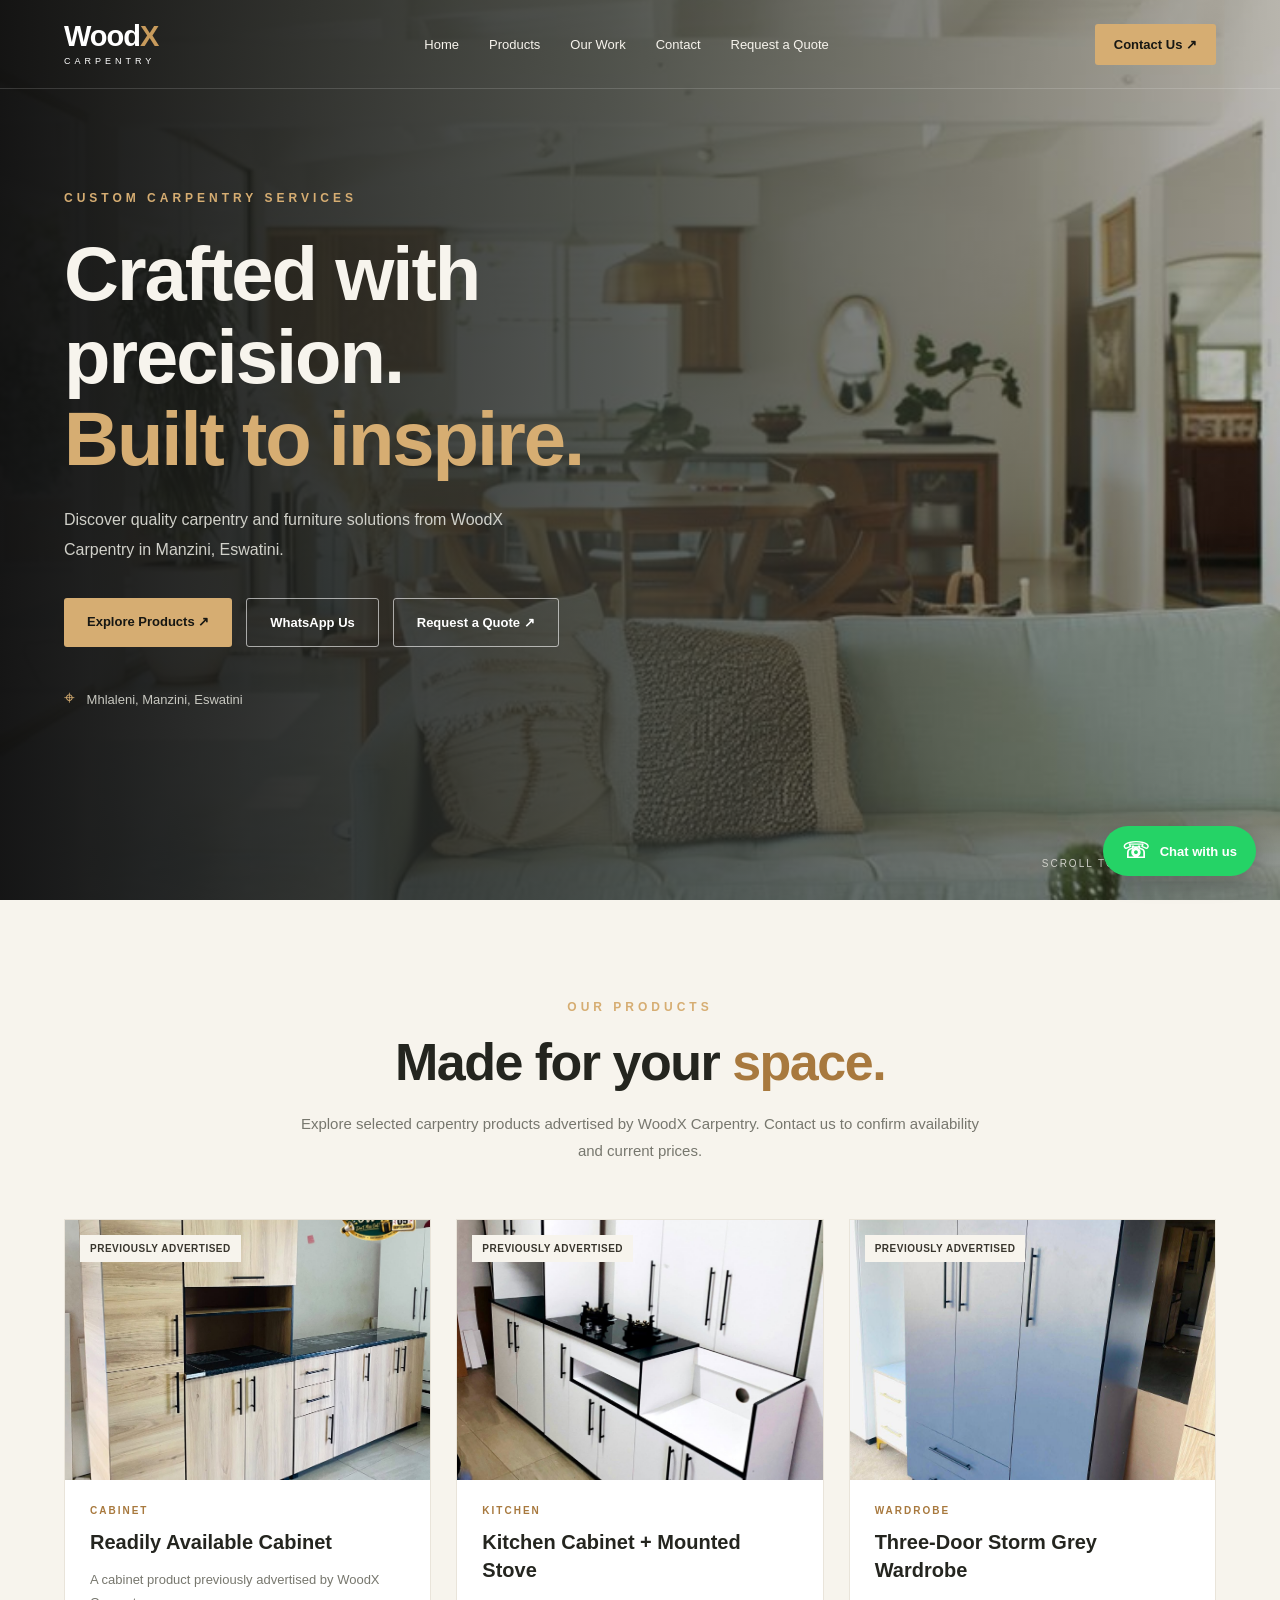
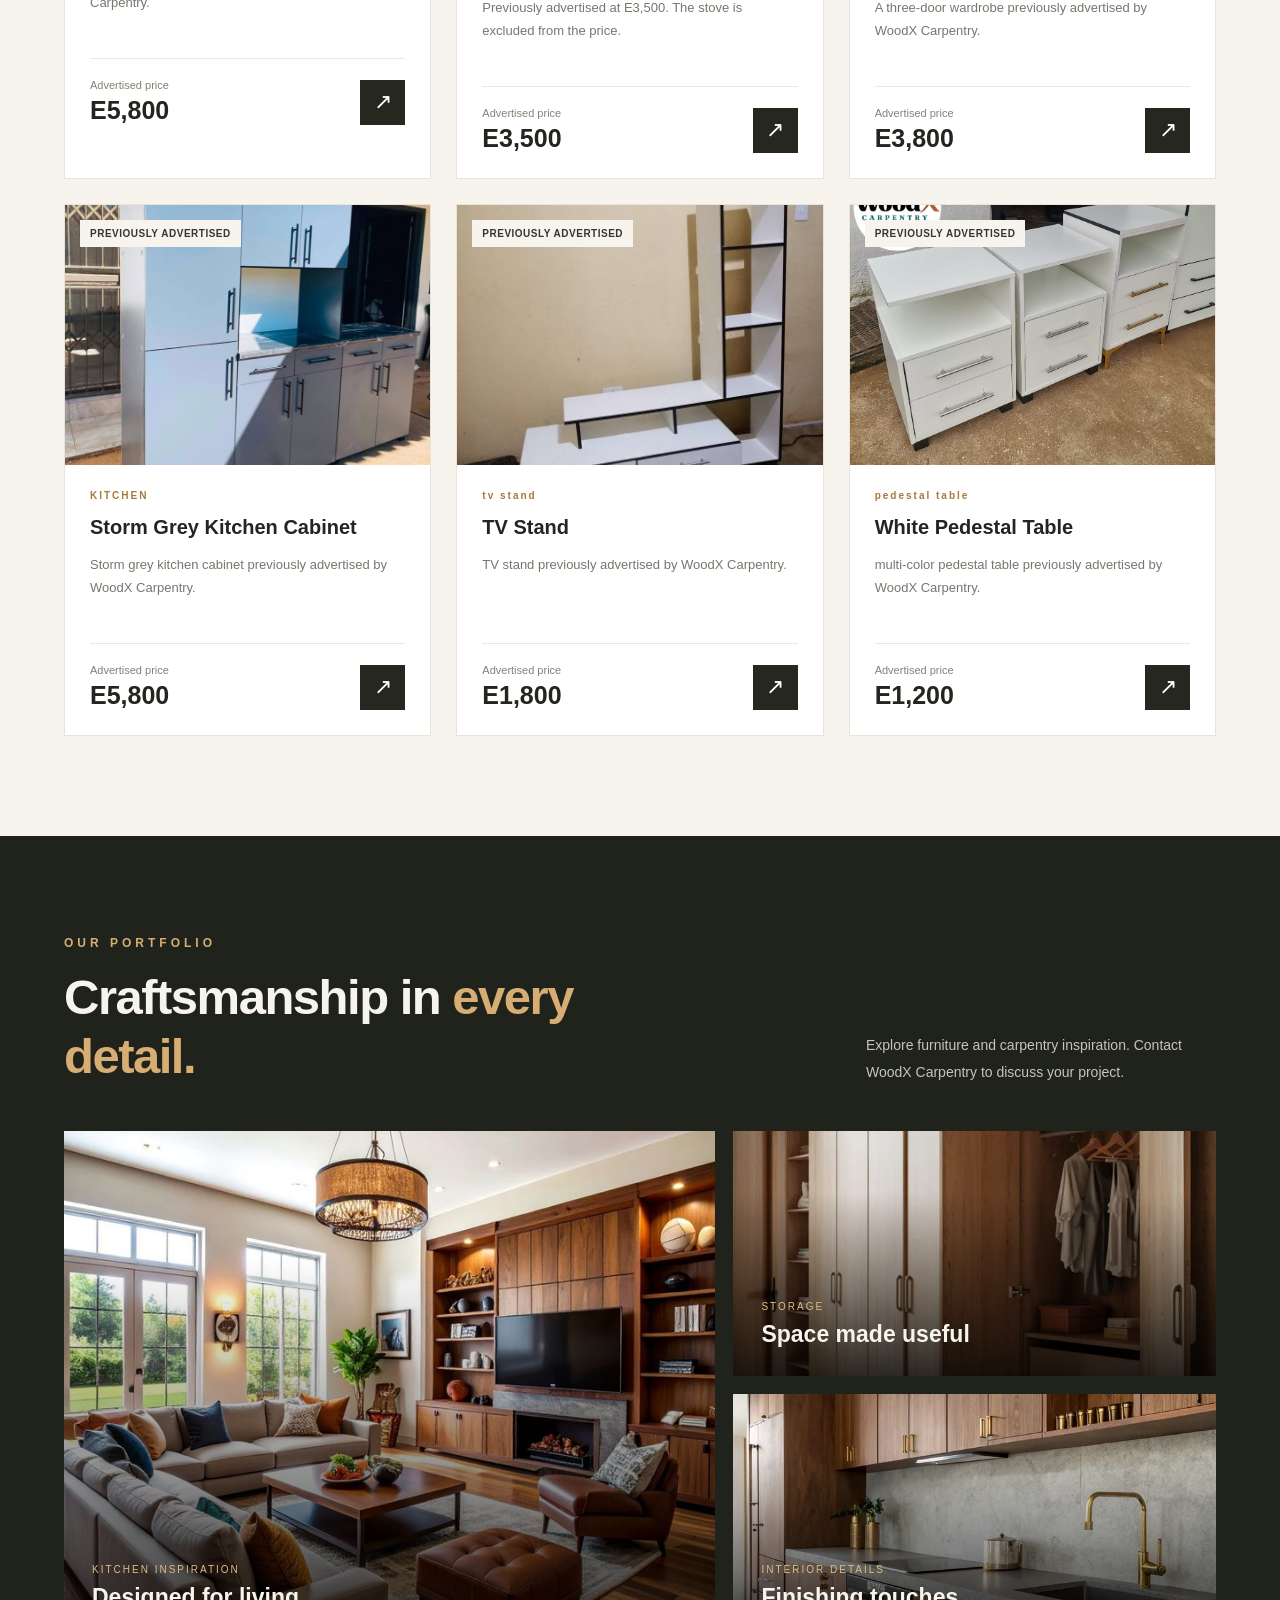
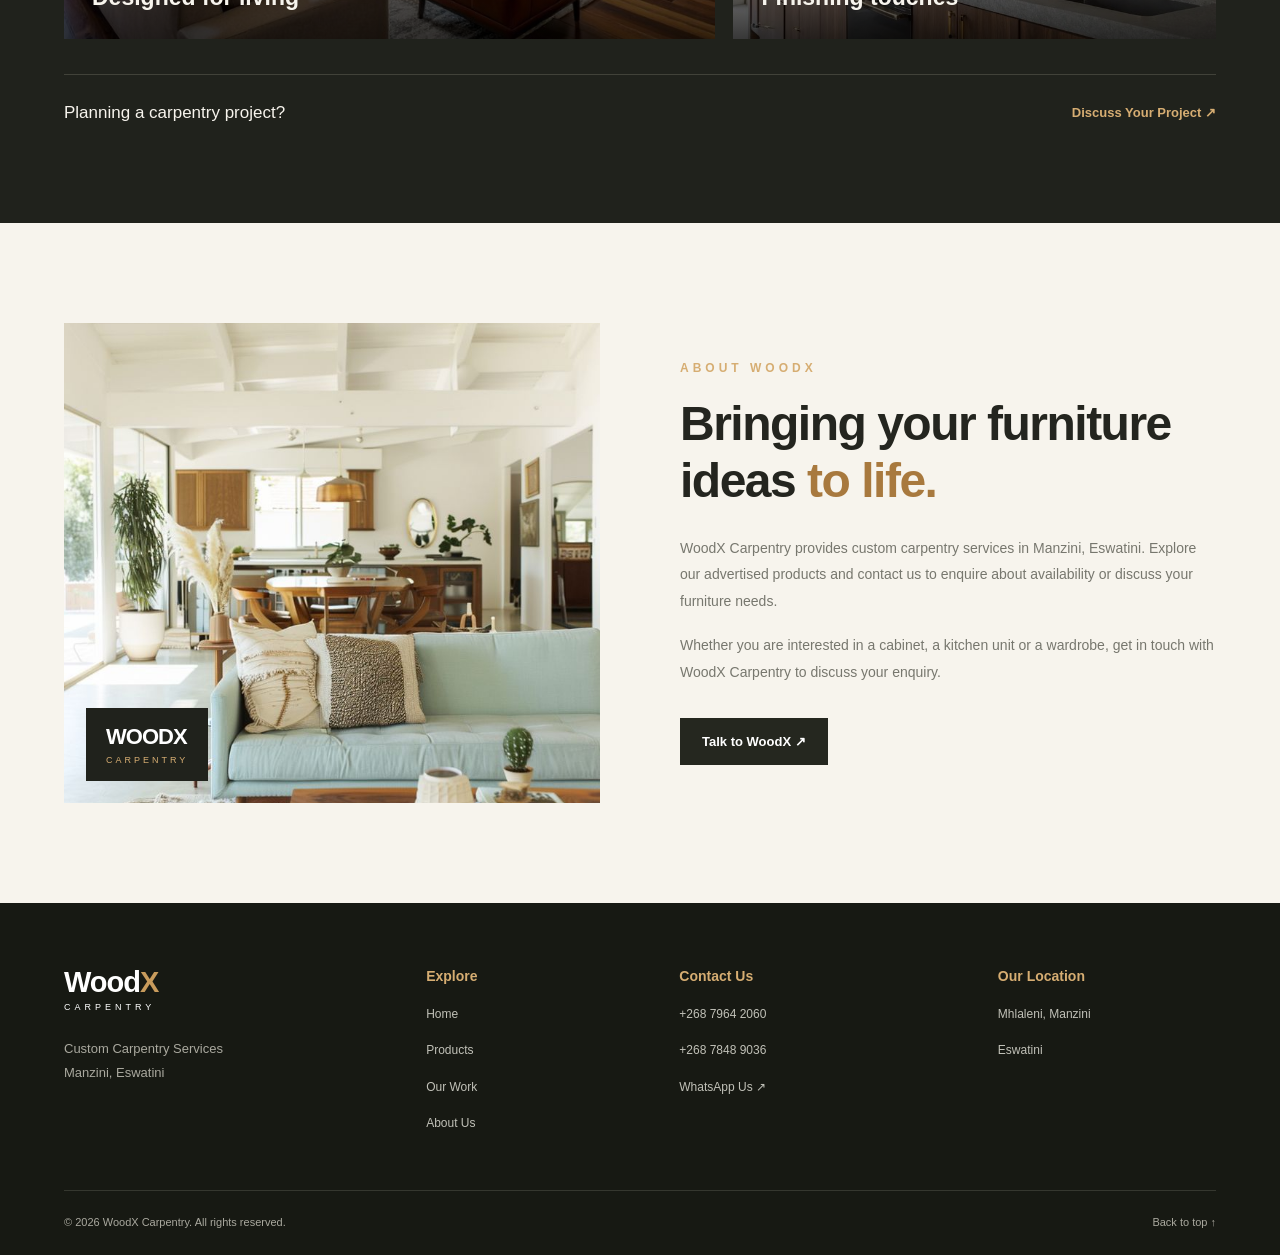
<file: index.html>
<head>
    <meta charset="UTF-8">
    <meta name="viewport" content="width=device-width, initial-scale=1.0">

    <title>WoodX Carpentry | Custom Carpentry Services</title>

    <meta name="description"
          content="Custom carpentry services in Manzini, Eswatini.">

    <!-- Link CSS -->
    <link rel="stylesheet" href="style.css">

    <!-- Link JavaScript -->
    <script src="script.js" defer></script>
</head>
<body>

    <!-- Navigation bar -->
    <header class="site-header">
        <nav class="navbar">
            <a href="#" class="logo">
                Wood<span>X</span>
                <small>CARPENTRY</small>
            </a>

            <button class="menu-toggle" id="menuToggle"
                    aria-label="Open navigation menu"
                    aria-expanded="false">
                ☰
            </button>

            <ul class="nav-links" id="navLinks">
                <li><a href="#home">Home</a></li>
                <li><a href="#products">Products</a></li>
                <li><a href="#projects">Our Work</a></li>
                <li><a href="#contact">Contact</a></li>
                <li><a href="quote.html">Request a Quote</a></li>

            </ul>

            <a class="nav-contact"
               href="https://wa.me/26878489036"
               target="_blank" rel="noopener">
                Contact Us ↗
            </a>
        </nav>
    </header>

    <!-- Hero section -->
    <main>
        <section class="hero" id="home">
            <div class="hero-content">
                <p class="eyebrow">
                    CUSTOM CARPENTRY SERVICES
                </p>

                <h1>
                    Crafted with precision.<br>
                    <span>Built to inspire.</span>
                </h1>

                <p class="hero-description">
                    Discover quality carpentry and furniture
                    solutions from WoodX Carpentry in Manzini,
                    Eswatini.
                </p>

                <div class="hero-buttons">
                    <a href="#products" class="btn btn-primary">
                        Explore Products ↗
                    </a>

                    <a href="https://wa.me/26878489036"
                       class="btn btn-outline"
                       target="_blank" rel="noopener">
                        WhatsApp Us
                    </a>                   
                    <a href="quote.html" class="btn btn-outline">Request a Quote ↗</a>

                </div>

                <p class="hero-location">
                    <span>⌖</span> Mhlaleni, Manzini, Eswatini
                </p>
            </div>

            <div class="hero-scroll">
                SCROLL TO DISCOVER
                <span>↓</span>
            </div>
        </section>
        
<!-- Products Section -->
<section class="products-section" id="products">

    <div class="section-heading">
        <p class="eyebrow">OUR PRODUCTS</p>
        <h2>Made for your <span>space.</span></h2>
        <p>
            Explore selected carpentry products advertised by
            WoodX Carpentry. Contact us to confirm availability
            and current prices.
        </p>
    </div>

    <div class="products-grid">

        <!-- Product 1 -->
        <article class="product-card">
            <div class="product-image">
                <img
                    src="image/brownkitchen.jpg"
                    alt="Brown kitchen cabinet inspiration"
                    loading="lazy">
                <span class="product-tag">Previously Advertised</span>
            </div>

            <div class="product-info">
                <p class="product-category">CABINET</p>
                <h3>Readily Available Cabinet</h3>
                <p class="product-description">
                    A cabinet product previously advertised
                    by WoodX Carpentry.
                </p>

                <div class="product-bottom">
                    <div>
                        <span class="price-label">Advertised price</span>
                        <p class="product-price">E5,800</p>
                    </div>

                    <a class="product-order"
                       href="https://wa.me/26878489036?text=Hello%20WoodX%20Carpentry%2C%20I%20am%20enquiring%20about%20the%20cabinet%20advertised%20at%20E2000."
                       target="_blank" rel="noopener"
                       aria-label="Enquire about the cabinet on WhatsApp">
                        ↗
                    </a>
                </div>
            </div>
        </article>

        <!-- Product 2 -->
        <article class="product-card">
            <div class="product-image">
                <img
                    src="image/mouutedstove.jpg"
                    alt="Kitchen interior inspiration"
                    loading="lazy">
                <span class="product-tag">Previously Advertised</span>
            </div>

            <div class="product-info">
                <p class="product-category">KITCHEN</p>
                <h3>Kitchen Cabinet + Mounted Stove</h3>
                <p class="product-description">
                    Previously advertised at E3,500.
                    The stove is excluded from the price.
                </p>

                <div class="product-bottom">
                    <div>
                        <span class="price-label">Advertised price</span>
                        <p class="product-price">E3,500</p>
                    </div>

                    <a class="product-order"
                       href="https://wa.me/26878489036?text=Hello%20WoodX%20Carpentry%2C%20I%20am%20enquiring%20about%20the%20kitchen%20cabinet%20advertised%20at%20E3500%2C%20excluding%20the%20stove."
                       target="_blank" rel="noopener"
                       aria-label="Enquire about the kitchen cabinet on WhatsApp">
                        ↗
                    </a>
                </div>
            </div>
        </article>

        <!-- Product 3 -->
        <article class="product-card">
            <div class="product-image">
                <img
                    src="image/threedoorwall.jpg"
                    alt="Wardrobe furniture inspiration"
                    loading="lazy">
                <span class="product-tag">Previously Advertised</span>
            </div>

            <div class="product-info">
                <p class="product-category">WARDROBE</p>
                <h3>Three-Door Storm Grey Wardrobe</h3>
                <p class="product-description">
                    A three-door wardrobe previously
                    advertised by WoodX Carpentry.
                </p>

                <div class="product-bottom">
                    <div>
                        <span class="price-label">Advertised price</span>
                        <p class="product-price">E3,800</p>
                    </div>

                    <a class="product-order"
                       href="https://wa.me/26878489036?text=Hello%20WoodX%20Carpentry%2C%20I%20am%20enquiring%20about%20the%20three-door%20storm%20grey%20wardrobe%20previously%20advertised%20at%20E3800."
                       target="_blank" rel="noopener"
                       aria-label="Enquire about the wardrobe on WhatsApp">
                        ↗
                    </a>
                </div>
            </div>
        </article>
 <!-- Product 4 -->
        <article class="product-card">
            <div class="product-image">
                <img
                    src="image/silver kitchen.jpg"
                    alt="Silver kitchen cabinet inspiration"
                    loading="lazy">
                <span class="product-tag">Previously Advertised</span>
            </div>

            <div class="product-info">
                <p class="product-category">KITCHEN</p>
                <h3> Storm Grey Kitchen Cabinet</h3>
                <p class="product-description">
                    Storm grey kitchen cabinet previously
                    advertised by WoodX Carpentry.
                </p>

                <div class="product-bottom">
                    <div>
                        <span class="price-label">Advertised price</span>
                        <p class="product-price">E5,800</p>
                    </div>

                    <a class="product-order"
                       href="https://wa.me/26878489036?text=Hello%20WoodX%20Carpentry%2C%20I%20am%20enquiring%20about%20the%20three-door%20storm%20grey%20wardrobe%20previously%20advertised%20at%20E3800."
                       target="_blank" rel="noopener"
                       aria-label="Enquire about the wardrobe on WhatsApp">
                        ↗
                    </a>
                </div>
            </div>
        </article>
         <!-- Product 5 -->
        <article class="product-card">
            <div class="product-image">
                <img
                    src="image/tvstand.jpg"
                    alt="TV stand inspiration"
                    loading="lazy">
                <span class="product-tag">Previously Advertised</span>
            </div>

            <div class="product-info">
                <p class="product-category">tv stand</p>
                <h3>TV Stand</h3>
                <p class="product-description">
                     TV stand previously
                    advertised by WoodX Carpentry.
                </p>

                <div class="product-bottom">
                    <div>
                        <span class="price-label">Advertised price</span>
                        <p class="product-price">E1,800</p>
                    </div>

                    <a class="product-order"
                       href="https://wa.me/26878489036?text=Hello%20WoodX%20Carpentry%2C%20I%20am%20enquiring%20about%20the%20three-door%20storm%20grey%20wardrobe%20previously%20advertised%20at%20E3800."
                       target="_blank" rel="noopener"
                       aria-label="Enquire about the wardrobe on WhatsApp">
                        ↗
                    </a>
                </div>
            </div>
        </article>
         <!-- Product 6 -->
        <article class="product-card">
            <div class="product-image">
                <img
                    src="image/pedestal.jpg"
                    alt="Pedestal table inspiration"
                    loading="lazy">
                <span class="product-tag">Previously Advertised</span>
            </div>

            <div class="product-info">
                <p class="product-category">pedestal table</p>
                <h3>White Pedestal Table</h3>
                <p class="product-description">
                    multi-color pedestal table previously
                    advertised by WoodX Carpentry.
                </p>

                <div class="product-bottom">
                    <div>
                        <span class="price-label">Advertised price</span>
                        <p class="product-price">E1,200</p>
                    </div>

                    <a class="product-order"
                       href="https://wa.me/26878489036?text=Hello%20WoodX%20Carpentry%2C%20I%20am%20enquiring%20about%20the%20three-door%20storm%20grey%20wardrobe%20previously%20advertised%20at%20E3800."
                       target="_blank" rel="noopener"
                       aria-label="Enquire about the wardrobe on WhatsApp">
                        ↗
                    </a>
                </div>
            </div>
        </article>
    </div>

   

</section>

<!-- Our Work Section -->
<section class="work-section" id="projects">

    <div class="work-heading">
        <div>
            <p class="eyebrow">OUR PORTFOLIO</p>
            <h2>Craftsmanship in <span>every detail.</span></h2>
        </div>

        <p class="work-intro">
            Explore furniture and carpentry inspiration.
            Contact WoodX Carpentry to discuss your project.
        </p>
    </div>

    <div class="work-grid">

        <article class="work-card work-large">
            <img
                src="image/livingroommwall.jpg"
                alt="Modern interior and cabinetry inspiration"
                loading="lazy">

            <div class="work-overlay">
                <p>KITCHEN INSPIRATION</p>
                <h3>Designed for living</h3>
            </div>
        </article>

        <article class="work-card">
            <img
                src="image/wardrope.jpg"
                alt="Storage and wardrobe furniture inspiration"
                loading="lazy">

            <div class="work-overlay">
                <p>STORAGE</p>
                <h3>Space made useful</h3>
            </div>
        </article>

        <article class="work-card">
            <img
                src="image/kitchenwallpaper.jpg"
                alt="Modern interior furniture inspiration"
                loading="lazy">

            <div class="work-overlay">
                <p>INTERIOR DETAILS</p>
                <h3>Finishing touches</h3>
            </div>
        </article>

    </div>

    <div class="work-cta">
        <p>Planning a carpentry project?</p>

        <a
            href="https://wa.me/26878489036?text=Hello%20WoodX%20Carpentry%2C%20I%20would%20like%20to%20discuss%20a%20carpentry%20project."
            target="_blank"
            rel="noopener">
            Discuss Your Project ↗
        </a>
    </div>

</section>

<!-- About Section -->
<section class="about-section" id="about">
    <div class="about-container">

        <div class="about-image">
            <img
                src="image/whiteinterior.jpg"
                alt="Woodworking and interior design inspiration"
                loading="lazy">
            <div class="about-image-label">
                <span>WOODX</span>
                <small>CARPENTRY</small>
            </div>
        </div>

        <div class="about-content">
            <p class="eyebrow">ABOUT WOODX</p>

            <h2>
                Bringing your furniture ideas
                <span>to life.</span>
            </h2>

            <p>
                WoodX Carpentry provides custom carpentry services
                in Manzini, Eswatini. Explore our advertised products
                and contact us to enquire about availability or
                discuss your furniture needs.
            </p>

            <p>
                Whether you are interested in a cabinet, a kitchen
                unit or a wardrobe, get in touch with WoodX Carpentry
                to discuss your enquiry.
            </p>

            <a
                href="https://wa.me/26878489036?text=Hello%20WoodX%20Carpentry%2C%20I%20would%20like%20to%20make%20an%20enquiry."
                class="about-button"
                target="_blank"
                rel="noopener">
                Talk to WoodX ↗
            </a>
        </div>

    </div>
</section>

</main>

<!-- Contact Section and Footer -->
<footer class="site-footer" id="contact">

    <div class="footer-main">

        <div class="footer-brand">
            <a href="#home" class="logo">
                Wood<span>X</span>
                <small>CARPENTRY</small>
            </a>

            <p>
                Custom Carpentry Services<br>
                Manzini, Eswatini
            </p>
        </div>

        <div class="footer-column">
            <h3>Explore</h3>
            <a href="#home">Home</a>
            <a href="#products">Products</a>
            <a href="#projects">Our Work</a>
            <a href="#about">About Us</a>
        </div>

        <div class="footer-column">
            <h3>Contact Us</h3>

            <a href="tel:+26879642060">
                +268 7964 2060
            </a>

            <a href="tel:+26878489036">
                +268 7848 9036
            </a>

            <a
                href="https://wa.me/26878489036"
                target="_blank"
                rel="noopener">
                WhatsApp Us ↗
            </a>
        </div>

        <div class="footer-column">
            <h3>Our Location</h3>
            <p>Mhlaleni, Manzini</p>
            <p>Eswatini</p>
        </div>

    </div>

    <div class="footer-bottom">
        <p>
            © <span id="currentYear"></span> WoodX Carpentry.
            All rights reserved.
        </p>

        <a href="#home">Back to top ↑</a>
    </div>

</footer>



    </main>

</body>

<!-- Floating WhatsApp Button -->
<a
    class="floating-whatsapp"
    href="https://wa.me/26878489036?text=Hello%20WoodX%20Carpentry%2C%20I%20would%20like%20to%20make%20an%20enquiry."
    target="_blank"
    rel="noopener"
    aria-label="Contact WoodX Carpentry on WhatsApp"
    title="Chat with WoodX on WhatsApp"
>
    <span class="whatsapp-icon">☏</span>
    <span class="whatsapp-text">Chat with us</span>
</a>

</html>
</file>
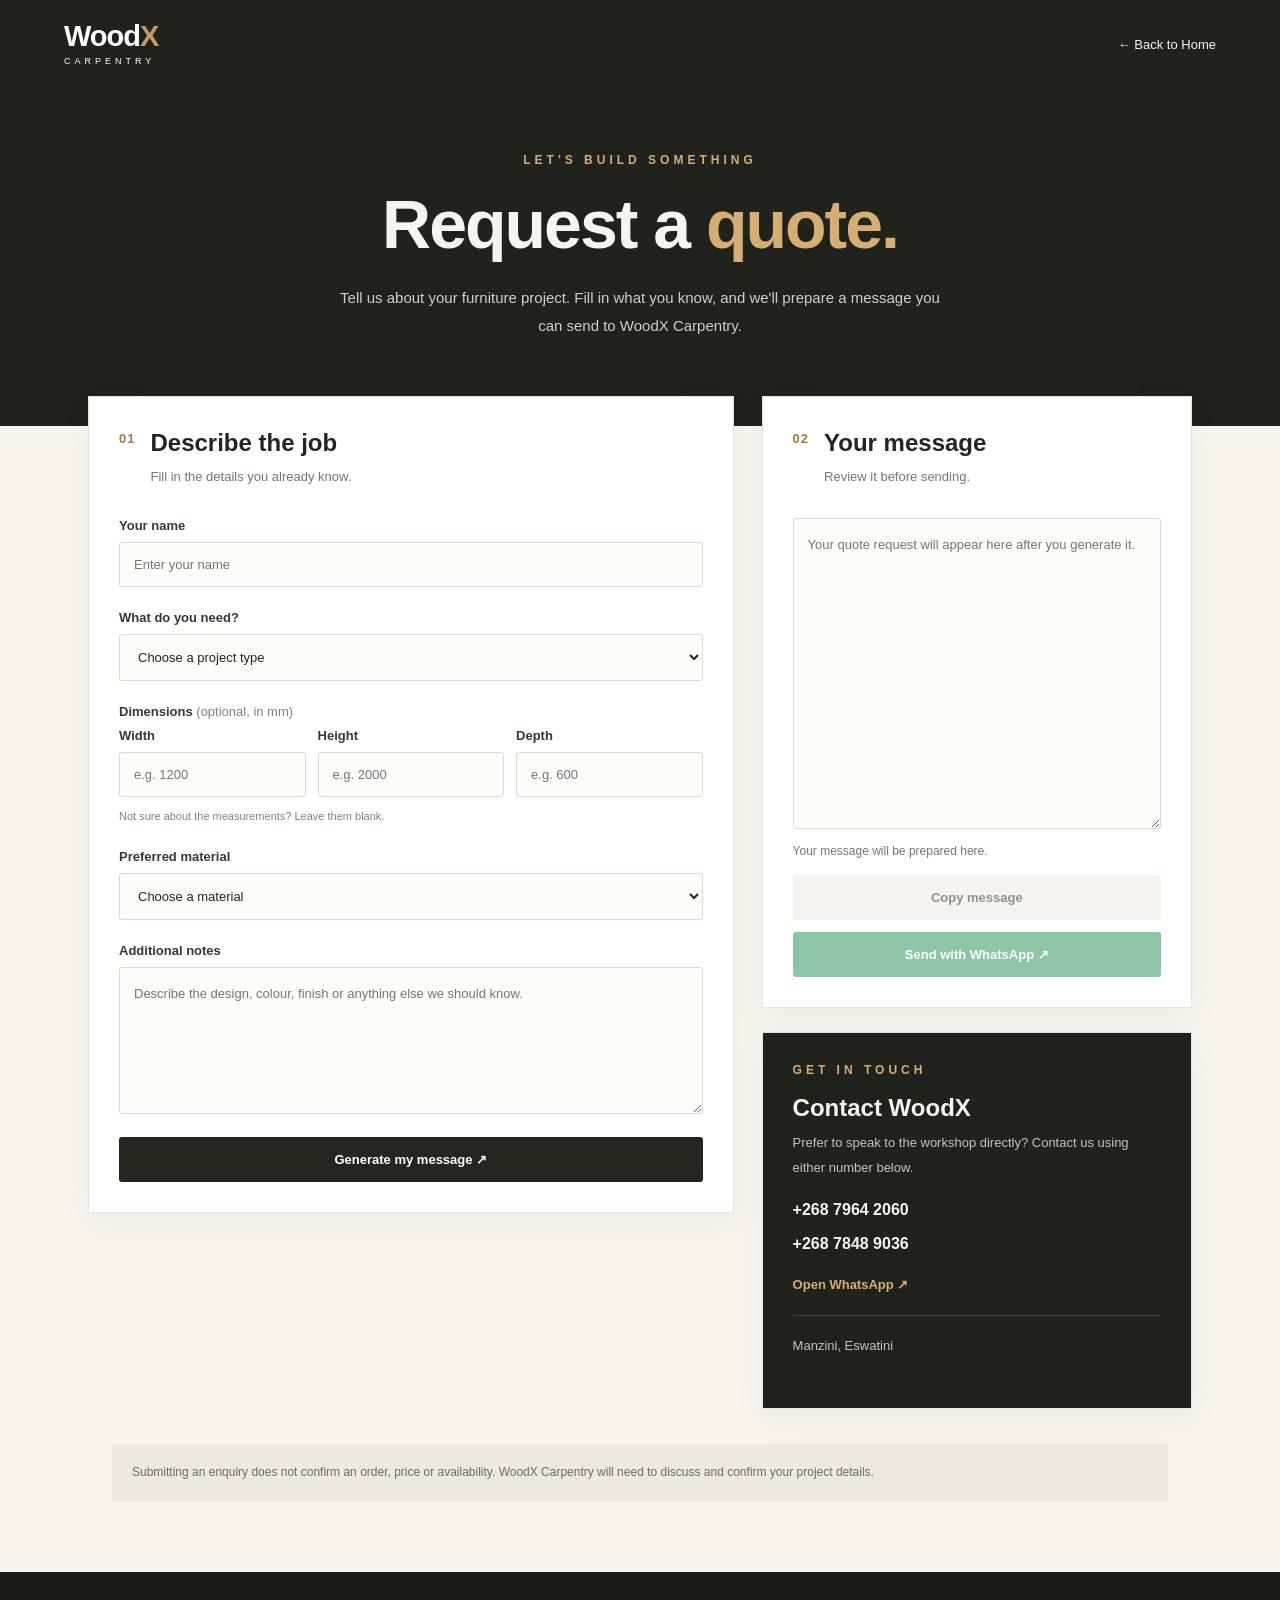
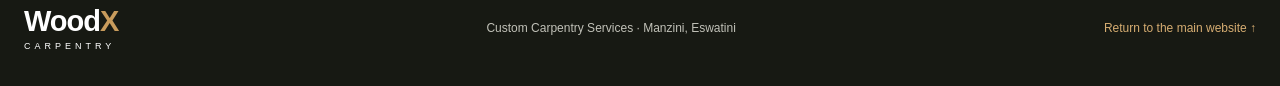
<file: quote.html>
<!DOCTYPE html>
<html lang="en">
<head>
    <meta charset="UTF-8">
    <meta name="viewport" content="width=device-width, initial-scale=1.0">

    <title>Request a Quote | WoodX Carpentry</title>
    <meta name="description"
          content="Tell WoodX Carpentry about your furniture project in Manzini, Eswatini. Prepare a quote enquiry and send it through WhatsApp.">

    <link rel="stylesheet" href="style.css">
    <link rel="stylesheet" href="quote.css">
    <script src="quote.js" defer></script>
</head>

<body class="quote-page">

    <header class="quote-header">
        <a href="index.html" class="logo">
            Wood<span>X</span>
            <small>CARPENTRY</small>
        </a>

        <a href="index.html" class="quote-back-link">
            ← Back to Home
        </a>
    </header>

    <main>
        <section class="quote-hero">
            <p class="eyebrow">LET'S BUILD SOMETHING</p>
            <h1>Request a <span>quote.</span></h1>
            <p>
                Tell us about your furniture project. Fill in what you know,
                and we'll prepare a message you can send to WoodX Carpentry.
            </p>
        </section>

        <section class="quote-layout">

            <div class="quote-form-card">
                <div class="quote-section-heading">
                    <span class="quote-step">01</span>
                    <div>
                        <h2>Describe the job</h2>
                        <p>Fill in the details you already know.</p>
                    </div>
                </div>

                <form id="quoteForm">

                    <div class="quote-field">
                        <label for="customerName">Your name</label>
                        <input
                            type="text"
                            id="customerName"
                            name="customerName"
                            placeholder="Enter your name"
                            autocomplete="name"
                        >
                    </div>

                    <div class="quote-field">
                        <label for="projectType">What do you need?</label>
                        <select id="projectType" name="projectType">
                            <option value="">Choose a project type</option>
                            <option>Kitchen</option>
                            <option>Wardrobe or built-in</option>
                            <option>Door or frame</option>
                            <option>Table or chairs</option>
                            <option>Roof timbers</option>
                            <option>Repair or refinishing</option>
                            <option>Something else</option>
                        </select>
                    </div>

                    <div class="quote-field">
                        <label>Dimensions <span>(optional, in mm)</span></label>

                        <div class="quote-dimensions">
                            <div>
                                <label for="width">Width</label>
                                <input
                                    type="number"
                                    id="width"
                                    min="1"
                                    step="1"
                                    placeholder="e.g. 1200"
                                >
                            </div>

                            <div>
                                <label for="height">Height</label>
                                <input
                                    type="number"
                                    id="height"
                                    min="1"
                                    step="1"
                                    placeholder="e.g. 2000"
                                >
                            </div>

                            <div>
                                <label for="depth">Depth</label>
                                <input
                                    type="number"
                                    id="depth"
                                    min="1"
                                    step="1"
                                    placeholder="e.g. 600"
                                >
                            </div>
                        </div>

                        <p class="quote-hint">
                            Not sure about the measurements? Leave them blank.
                        </p>
                    </div>

                    <div class="quote-field">
                        <label for="material">Preferred material</label>
                        <select id="material" name="material">
                            <option value="">Choose a material</option>
                            <option>Pine</option>
                            <option>Saligna</option>
                            <option>Meranti</option>
                            <option>Melamine or plywood</option>
                            <option>Not sure yet</option>
                        </select>
                    </div>

                    <div class="quote-field">
                        <label for="notes">Additional notes</label>
                        <textarea
                            id="notes"
                            name="notes"
                            rows="5"
                            placeholder="Describe the design, colour, finish or anything else we should know."
                        ></textarea>
                    </div>

                    <button type="submit" class="quote-primary-button">
                        Generate my message ↗
                    </button>
                </form>
            </div>

            <aside class="quote-contact-column">

                <div class="quote-message-card">
                    <div class="quote-section-heading">
                        <span class="quote-step">02</span>
                        <div>
                            <h2>Your message</h2>
                            <p>Review it before sending.</p>
                        </div>
                    </div>

                    <textarea
                        id="generatedMessage"
                        rows="12"
                        readonly
                        aria-label="Generated quote request message"
                        placeholder="Your quote request will appear here after you generate it."
                    ></textarea>

                    <p id="quoteStatus" class="quote-status" aria-live="polite">
                        Your message will be prepared here.
                    </p>

                    <button
                        type="button"
                        id="copyMessage"
                        class="quote-secondary-button"
                        disabled
                    >
                        Copy message
                    </button>

                    <a
                        href="#"
                        id="whatsappMessage"
                        class="quote-whatsapp-button disabled"
                        aria-disabled="true"
                    >
                        Send with WhatsApp ↗
                    </a>
                </div>

                <div class="quote-workshop-card">
                    <p class="eyebrow">GET IN TOUCH</p>
                    <h2>Contact WoodX</h2>
                    <p>
                        Prefer to speak to the workshop directly?
                        Contact us using either number below.
                    </p>

                    <a href="tel:+26879642060" class="quote-phone">
                        +268 7964 2060
                    </a>

                    <a href="tel:+26878489036" class="quote-phone">
                        +268 7848 9036
                    </a>

                    <a
                        href="https://wa.me/26878489036"
                        target="_blank"
                        rel="noopener noreferrer"
                        class="quote-contact-link"
                    >
                        Open WhatsApp ↗
                    </a>

                    <p class="quote-location">
                        Manzini, Eswatini
                    </p>
                </div>

            </aside>
        </section>

        <section class="quote-note">
            <p>
                Submitting an enquiry does not confirm an order, price or
                availability. WoodX Carpentry will need to discuss and confirm
                your project details.
            </p>
        </section>
    </main>

    <footer class="quote-footer">
        <a href="index.html" class="logo">
            Wood<span>X</span>
            <small>CARPENTRY</small>
        </a>
        <p>Custom Carpentry Services · Manzini, Eswatini</p>
        <a href="index.html">Return to the main website ↑</a>
    </footer>

</body>
</html>
</file>
<file: style.css>
/* ===== BASIC RESET ===== */
* {
    margin: 0;
    padding: 0;
    box-sizing: border-box;
}

html {
    scroll-behavior: smooth;
}

body {
    font-family: Arial, Helvetica, sans-serif;
    background: #f7f4ed;
    color: #f7f4ed;
}

/* ===== NAVIGATION BAR ===== */
.site-header {
    position: absolute;
    top: 0;
    left: 0;
    width: 100%;
    z-index: 100;
    border-bottom: 1px solid rgba(255, 255, 255, 0.15);
}

.navbar {
    max-width: 1200px;
    margin: auto;
    padding: 22px 24px;
    display: flex;
    align-items: center;
    justify-content: space-between;
    gap: 24px;
}

.logo {
    color: #ffffff;
    text-decoration: none;
    font-size: 29px;
    font-weight: 800;
    letter-spacing: -1px;
    line-height: 1;
}

.logo span {
    color: #c89b5c;
}

.logo small {
    display: block;
    margin-top: 6px;
    font-size: 9px;
    letter-spacing: 4px;
    font-weight: 500;
}

.nav-links {
    list-style: none;
    display: flex;
    align-items: center;
    gap: 30px;
}

.nav-links a {
    color: #f7f4ed;
    text-decoration: none;
    font-size: 13px;
    transition: color 0.3s;
}

.nav-links a:hover {
    color: #d6ad72;
}

.nav-contact {
    color: #171713;
    background: #d6ad72;
    text-decoration: none;
    padding: 13px 19px;
    font-size: 13px;
    font-weight: bold;
    border-radius: 3px;
    transition: background 0.3s;
}

.nav-contact:hover {
    background: #e8c99b;
}

.menu-toggle {
    display: none;
    color: white;
    background: transparent;
    border: none;
    font-size: 28px;
    cursor: pointer;
}

/* ===== HERO SECTION ===== */
.hero {
    min-height: 720px;
    min-height: 100svh;
    position: relative;
    display: flex;
    align-items: center;
    padding: 150px max(24px, calc((100% - 1152px) / 2));
    background:
        linear-gradient(
            90deg,
            rgba(12, 12, 12, 0.96) 0%,
            rgba(49, 53, 49, 0.82) 48%,
            rgba(11, 11, 11, 0.25) 100%
        ),
        url("image/whiteinterior.jpg") 60%
        center / cover no-repeat;
}

.hero-content {
    max-width: 680px;
}

.eyebrow {
    color: #d6ad72;
    font-size: 12px;
    font-weight: bold;
    letter-spacing: 4px;
    margin-bottom: 28px;
}

.hero h1 {
    font-size: clamp(42px, 6vw, 76px);
    line-height: 1.08;
    letter-spacing: -2px;
    font-weight: 700;
    margin-bottom: 25px;
}

.hero h1 span {
    color: #d6ad72;
}

.hero-description {
    max-width: 510px;
    color: #d0d0c9;
    font-size: 16px;
    line-height: 1.9;
    margin-bottom: 32px;
}

.hero-buttons {
    display: flex;
    flex-wrap: wrap;
    gap: 14px;
}

.btn {
    display: inline-block;
    padding: 16px 23px;
    border-radius: 3px;
    text-decoration: none;
    font-size: 13px;
    font-weight: bold;
    transition: all 0.3s;
}

.btn-primary {
    color: #171713;
    background: #d6ad72;
}

.btn-primary:hover {
    background: #e8c99b;
    transform: translateY(-2px);
}

.btn-outline {
    color: white;
    border: 1px solid rgba(255, 255, 255, 0.6);
}

.btn-outline:hover {
    border-color: #d6ad72;
    color: #d6ad72;
}

.hero-location {
    color: #c8c8c0;
    margin-top: 40px;
    font-size: 13px;
}

.hero-location span {
    color: #d6ad72;
    font-size: 19px;
    margin-right: 8px;
}

.hero-scroll {
    position: absolute;
    bottom: 28px;
    right: max(24px, calc((100% - 1152px) / 2));
    color: #d0d0c9;
    font-size: 10px;
    letter-spacing: 2px;
}

.hero-scroll span {
    color: #d6ad72;
    margin-left: 12px;
    font-size: 17px;
}

/* ===== MOBILE NAVIGATION ===== */
@media (max-width: 760px) {
    .navbar {
        padding: 20px;
        flex-wrap: wrap;
    }

    .menu-toggle {
        display: block;
        margin-left: auto;
    }

    .nav-contact {
        display: none;
    }

    .nav-links {
        display: none;
        width: 100%;
        flex-direction: column;
        align-items: flex-start;
        gap: 0;
        padding-top: 10px;
    }

    .nav-links.open {
        display: flex;
    }

    .nav-links li {
        width: 100%;
    }

    .nav-links a {
        display: block;
        padding: 14px 0;
    }

    .hero {
        min-height: 760px;
        padding: 145px 24px 100px;
        background-position: 60% center;
    }

    .hero h1 {
        letter-spacing: -1px;
    }

    .hero-description {
        font-size: 15px;
    }

    .hero-scroll {
        left: 24px;
        right: auto;
        bottom: 25px;
    }
}

/* ===== PRODUCTS SECTION ===== */
.products-section {
    background: #f7f4ed;
    color: #24251f;
    padding: 100px 24px;
}

.section-heading {
    max-width: 700px;
    margin: 0 auto 55px;
    text-align: center;
}

.section-heading .eyebrow {
    margin-bottom: 18px;
}

.section-heading h2 {
    font-size: clamp(34px, 5vw, 52px);
    letter-spacing: -1.5px;
    margin-bottom: 18px;
}

.section-heading h2 span {
    color: #a8793e;
}

.section-heading > p:last-child {
    color: #77776e;
    line-height: 1.8;
    font-size: 15px;
}

.products-grid {
    max-width: 1152px;
    margin: auto;
    display: grid;
    grid-template-columns: repeat(3, minmax(0, 1fr));
    gap: 25px;
}

.product-card {
    background: #ffffff;
    border: 1px solid #e9e4da;
    overflow: hidden;
    transition: transform 0.3s, box-shadow 0.3s;
}

.product-card:hover {
    transform: translateY(-6px);
    box-shadow: 0 18px 40px rgba(35, 30, 20, 0.09);
}

.product-image {
    height: 260px;
    position: relative;
    overflow: hidden;
    background: #e8e2d8;
}

.product-image img {
    width: 100%;
    height: 100%;
    object-fit: cover;
    display: block;
    transition: transform 0.5s;
}

.product-card:hover .product-image img {
    transform: scale(1.05);
}

.product-tag {
    position: absolute;
    top: 15px;
    left: 15px;
    padding: 8px 10px;
    background: #f7f4ed;
    color: #38352d;
    font-size: 10px;
    font-weight: bold;
    text-transform: uppercase;
    letter-spacing: 0.5px;
}

.product-info {
    padding: 25px;
}

.product-category {
    color: #a8793e;
    font-size: 10px;
    font-weight: bold;
    letter-spacing: 2px;
    margin-bottom: 12px;
}

.product-info h3 {
    color: #24251f;
    font-size: 20px;
    line-height: 1.4;
    margin-bottom: 12px;
}

.product-description {
    color: #77776e;
    font-size: 13px;
    line-height: 1.8;
    min-height: 70px;
}

.product-bottom {
    display: flex;
    align-items: center;
    justify-content: space-between;
    gap: 10px;
    border-top: 1px solid #eee9e0;
    margin-top: 20px;
    padding-top: 20px;
}

.price-label {
    color: #858176;
    font-size: 11px;
}

.product-price {
    color: #24251f;
    font-size: 25px;
    font-weight: bold;
    margin-top: 5px;
}

.product-order {
    display: flex;
    align-items: center;
    justify-content: center;
    width: 45px;
    height: 45px;
    flex-shrink: 0;
    background: #262820;
    color: #ffffff;
    text-decoration: none;
    font-size: 22px;
    transition: background 0.3s;
}

.product-order:hover {
    background: #a8793e;
}

.products-note {
    max-width: 900px;
    margin: 35px auto 0;
    text-align: center;
    color: #77776e;
    font-size: 12px;
    line-height: 1.8;
}

/* ===== PRODUCT RESPONSIVENESS ===== */
@media (max-width: 900px) {
    .products-grid {
        grid-template-columns: repeat(2, minmax(0, 1fr));
    }

    .product-image {
        height: 230px;
    }
}

@media (max-width: 600px) {
    .products-section {
        padding: 70px 18px;
    }

    .products-grid {
        grid-template-columns: 1fr;
        gap: 25px;
    }

    .product-image {
        height: 260px;
    }

    .product-info {
        padding: 22px;
    }
}

/* ===== OUR WORK GALLERY ===== */
.work-section {
    background: #20221c;
    color: #f7f4ed;
    padding: 100px 24px;
}

.work-heading {
    max-width: 1152px;
    margin: 0 auto 45px;
    display: flex;
    justify-content: space-between;
    align-items: flex-end;
    gap: 35px;
}

.work-heading .eyebrow {
    margin-bottom: 18px;
}

.work-heading h2 {
    font-size: clamp(32px, 4.5vw, 49px);
    letter-spacing: -1.5px;
    line-height: 1.2;
    max-width: 600px;
}

.work-heading h2 span {
    color: #d6ad72;
}

.work-intro {
    max-width: 350px;
    color: #c5c5bb;
    font-size: 14px;
    line-height: 1.9;
}

.work-grid {
    max-width: 1152px;
    margin: auto;
    display: grid;
    grid-template-columns: 1.35fr 1fr;
    grid-template-rows: repeat(2, 245px);
    gap: 18px;
}

.work-card {
    position: relative;
    overflow: hidden;
    background: #35372f;
}

.work-large {
    grid-row: span 2;
}

.work-card img {
    display: block;
    width: 100%;
    height: 100%;
    object-fit: cover;
    transition: transform 0.6s;
}

.work-card:hover img {
    transform: scale(1.06);
}

.work-overlay {
    position: absolute;
    inset: 0;
    display: flex;
    flex-direction: column;
    justify-content: flex-end;
    padding: 28px;
    background: linear-gradient(
        to top,
        rgba(0, 0, 0, 0.78),
        transparent 75%
    );
}

.work-overlay p {
    color: #e0bb83;
    font-size: 10px;
    letter-spacing: 2px;
    margin-bottom: 9px;
}

.work-overlay h3 {
    font-size: 23px;
    font-weight: 600;
}

.work-cta {
    max-width: 1152px;
    margin: 35px auto 0;
    padding-top: 28px;
    border-top: 1px solid #414239;
    display: flex;
    justify-content: space-between;
    align-items: center;
    gap: 20px;
}

.work-cta p {
    font-size: 17px;
}

.work-cta a {
    color: #d6ad72;
    text-decoration: none;
    font-size: 13px;
    font-weight: bold;
}

.work-cta a:hover {
    color: #f7f4ed;
}

/* ===== GALLERY RESPONSIVENESS ===== */
@media (max-width: 760px) {
    .work-section {
        padding: 75px 20px;
    }

    .work-heading {
        flex-direction: column;
        align-items: flex-start;
        gap: 20px;
    }

    .work-grid {
        grid-template-columns: 1fr 1fr;
        grid-template-rows: 320px 220px;
        gap: 12px;
    }

    .work-large {
        grid-column: span 2;
        grid-row: auto;
    }

    .work-overlay {
        padding: 18px;
    }

    .work-overlay h3 {
        font-size: 18px;
    }

    .work-cta {
        align-items: flex-start;
        flex-direction: column;
    }
}

@media (max-width: 420px) {
    .work-grid {
        grid-template-columns: 1fr;
        grid-template-rows: 300px 230px 230px;
    }

    .work-large {
        grid-column: auto;
    }
}

/* ===== ABOUT SECTION ===== */
.about-section {
    background: #f7f4ed;
    color: #24251f;
    padding: 100px 24px;
}

.about-container {
    max-width: 1152px;
    margin: auto;
    display: grid;
    grid-template-columns: 1fr 1fr;
    align-items: center;
    gap: 80px;
}

.about-image {
    position: relative;
    min-height: 480px;
    background: #e5ded2;
}

.about-image img {
    width: 100%;
    height: 480px;
    object-fit: cover;
    display: block;
}

.about-image-label {
    position: absolute;
    bottom: 22px;
    left: 22px;
    background: #20221c;
    color: #fff;
    padding: 16px 20px;
}

.about-image-label span {
    display: block;
    font-size: 22px;
    font-weight: bold;
    letter-spacing: -1px;
}

.about-image-label small {
    display: block;
    margin-top: 5px;
    color: #d6ad72;
    font-size: 9px;
    letter-spacing: 3px;
}

.about-content .eyebrow {
    margin-bottom: 20px;
}

.about-content h2 {
    font-size: clamp(34px, 4vw, 48px);
    line-height: 1.2;
    letter-spacing: -1.5px;
    margin-bottom: 25px;
}

.about-content h2 span {
    color: #a8793e;
}

.about-content > p:not(.eyebrow) {
    color: #77776e;
    font-size: 14px;
    line-height: 1.9;
    margin-bottom: 18px;
}

.about-button {
    display: inline-block;
    margin-top: 14px;
    padding: 16px 22px;
    background: #25271f;
    color: #fff;
    text-decoration: none;
    font-size: 13px;
    font-weight: bold;
    transition: background 0.3s;
}

.about-button:hover {
    background: #a8793e;
}

/* ===== FOOTER ===== */
.site-footer {
    background: #171913;
    color: #f7f4ed;
    padding: 65px 24px 0;
}

.footer-main {
    max-width: 1152px;
    margin: auto;
    display: grid;
    grid-template-columns: 1.5fr 1fr 1.3fr 1fr;
    gap: 35px;
    padding-bottom: 55px;
}

.footer-brand > p {
    color: #aaa99f;
    font-size: 13px;
    line-height: 1.9;
    margin-top: 25px;
}

.footer-column {
    display: flex;
    flex-direction: column;
    align-items: flex-start;
    gap: 15px;
}

.footer-column h3 {
    font-size: 14px;
    margin-bottom: 5px;
    color: #d6ad72;
}

.footer-column a,
.footer-column p {
    color: #c1c1b8;
    font-size: 12px;
    line-height: 1.8;
    text-decoration: none;
    overflow-wrap: anywhere;
}

.footer-column a:hover {
    color: #d6ad72;
}

.footer-bottom {
    max-width: 1152px;
    margin: auto;
    padding: 22px 0;
    border-top: 1px solid #35372f;
    display: flex;
    align-items: center;
    justify-content: space-between;
    gap: 20px;
}

.footer-bottom p,
.footer-bottom a {
    color: #aaa99f;
    font-size: 11px;
    line-height: 1.8;
}

.footer-bottom a {
    text-decoration: none;
}

.footer-bottom a:hover {
    color: #d6ad72;
}

/* ===== ABOUT AND FOOTER RESPONSIVENESS ===== */
@media (max-width: 850px) {
    .about-container {
        gap: 40px;
    }

    .footer-main {
        grid-template-columns: repeat(2, minmax(0, 1fr));
        row-gap: 40px;
    }
}

@media (max-width: 600px) {
    .about-section {
        padding: 70px 20px;
    }

    .about-container {
        grid-template-columns: 1fr;
        gap: 35px;
    }

    .about-image,
    .about-image img {
        min-height: 320px;
        height: 320px;
    }

    .footer-main {
        grid-template-columns: 1fr 1fr;
        gap: 35px 20px;
    }

    .footer-bottom {
        align-items: flex-start;
        flex-direction: column;
        gap: 8px;
    }
}

/* ===== SMOOTH SCROLLING ===== */
html {
    scroll-behavior: smooth;
}

/* Keep sections visible below the fixed header */
section[id],
footer[id] {
    scroll-margin-top: 90px;
}

/* ===== SCROLL ANIMATIONS ===== */
.reveal {
    opacity: 0;
    transform: translateY(25px);
    transition: opacity 0.7s ease, transform 0.7s ease;
}

.reveal.visible {
    opacity: 1;
    transform: translateY(0);
}

/* Respect visitors who prefer reduced motion */

/* ===== FADE-IN ANIMATIONS ONLY ===== */
.reveal {
    opacity: 0;
    transition: opacity 0.7s ease;
}

.reveal.visible {
    opacity: 1;
}

/* Respect reduced-motion preferences */
@media (prefers-reduced-motion: reduce) {
    html {
        scroll-behavior: auto;
    }

    .reveal {
        opacity: 1;
        transition: none;
    }
}

/* ===== FLOATING WHATSAPP BUTTON ===== */
.floating-whatsapp {
    position: fixed;
    right: 24px;
    bottom: 24px;
    z-index: 999;
    display: flex;
    align-items: center;
    gap: 10px;
    padding: 14px 19px;
    background: #25D366;
    color: #ffffff;
    text-decoration: none;
    border-radius: 50px;
    box-shadow: 0 6px 22px rgba(0, 0, 0, 0.2);
    font-size: 13px;
    font-weight: bold;
    transition: background 0.3s ease, box-shadow 0.3s ease;
}

.floating-whatsapp:hover {
    background: #1fb85a;
    box-shadow: 0 8px 26px rgba(0, 0, 0, 0.28);
}

.whatsapp-icon {
    font-size: 22px;
    line-height: 1;
}

@media (max-width: 600px) {
    .floating-whatsapp {
        right: 15px;
        bottom: 15px;
        padding: 13px 16px;
    }
}
/* Fix WoodX mobile hamburger menu */
@media (max-width: 768px) {
  .nav-links,
  .nav-links.active,
  .nav-links.show {
    background-color: #394450;
    opacity: 1;
    backdrop-filter: none;
    -webkit-backdrop-filter: none;
  }
}
</file>
<file: quote.css>
/* ===== WOODX QUOTE PAGE ===== */

.quote-page {
    background: #f7f4ed;
    color: #24251f;
    min-height: 100vh;
}

.quote-header {
    background: #20221c;
    padding: 22px max(24px, calc((100% - 1152px) / 2));
    display: flex;
    align-items: center;
    justify-content: space-between;
    gap: 20px;
}

.quote-back-link {
    color: #f7f4ed;
    text-decoration: none;
    font-size: 13px;
}

.quote-back-link:hover {
    color: #d6ad72;
}

.quote-hero {
    background: #20221c;
    color: #f7f4ed;
    padding: 65px 24px 85px;
    text-align: center;
}

.quote-hero .eyebrow {
    margin-bottom: 20px;
}

.quote-hero h1 {
    font-size: clamp(40px, 6vw, 68px);
    line-height: 1.1;
    letter-spacing: -2px;
    margin-bottom: 22px;
}

.quote-hero h1 span {
    color: #d6ad72;
}

.quote-hero > p:last-child {
    max-width: 600px;
    margin: auto;
    color: #d0d0c9;
    font-size: 15px;
    line-height: 1.9;
}

.quote-layout {
    max-width: 1152px;
    margin: -30px auto 0;
    padding: 0 24px;
    display: grid;
    grid-template-columns: 1.2fr 0.8fr;
    align-items: start;
    gap: 28px;
    position: relative;
}

.quote-form-card,
.quote-message-card,
.quote-workshop-card {
    background: #ffffff;
    border: 1px solid #e9e4da;
    padding: 30px;
    box-shadow: 0 12px 35px rgba(35, 30, 20, 0.04);
}

.quote-section-heading {
    display: flex;
    align-items: flex-start;
    gap: 15px;
    margin-bottom: 30px;
}

.quote-step {
    color: #a8793e;
    font-size: 13px;
    font-weight: bold;
    letter-spacing: 1px;
    padding-top: 4px;
}

.quote-section-heading h2,
.quote-workshop-card h2 {
    color: #24251f;
    font-size: 24px;
    line-height: 1.3;
    margin-bottom: 8px;
}

.quote-section-heading p {
    color: #77776e;
    font-size: 13px;
    line-height: 1.7;
}

.quote-field {
    margin-bottom: 23px;
}

.quote-field > label,
.quote-dimensions > div > label {
    display: block;
    color: #38382f;
    font-size: 13px;
    font-weight: bold;
    margin-bottom: 9px;
}

.quote-field > label span {
    color: #858176;
    font-weight: normal;
}

.quote-field input,
.quote-field select,
.quote-field textarea,
#generatedMessage {
    display: block;
    width: 100%;
    border: 1px solid #ded9cf;
    border-radius: 3px;
    padding: 14px;
    background: #fdfcf9;
    color: #24251f;
    font: inherit;
    font-size: 13px;
    outline: none;
}

.quote-field input:focus,
.quote-field select:focus,
.quote-field textarea:focus,
#generatedMessage:focus {
    border-color: #a8793e;
    box-shadow: 0 0 0 3px rgba(168, 121, 62, 0.1);
}

.quote-field textarea,
#generatedMessage {
    resize: vertical;
    line-height: 1.8;
}

.quote-dimensions {
    display: grid;
    grid-template-columns: repeat(3, minmax(0, 1fr));
    gap: 12px;
}

.quote-dimensions input {
    min-width: 0;
}

.quote-hint {
    color: #858176;
    font-size: 11px;
    line-height: 1.7;
    margin-top: 10px;
}

.quote-primary-button,
.quote-secondary-button,
.quote-whatsapp-button {
    width: 100%;
    display: flex;
    align-items: center;
    justify-content: center;
    gap: 8px;
    padding: 15px 18px;
    border: none;
    border-radius: 3px;
    text-decoration: none;
    text-align: center;
    font: inherit;
    font-size: 13px;
    font-weight: bold;
    cursor: pointer;
    transition: background 0.25s ease, color 0.25s ease;
}

.quote-primary-button {
    background: #25271f;
    color: #ffffff;
}

.quote-primary-button:hover {
    background: #a8793e;
}

.quote-contact-column {
    display: flex;
    flex-direction: column;
    gap: 24px;
}

#generatedMessage {
    min-height: 250px;
    margin-bottom: 12px;
    overflow-wrap: anywhere;
}

.quote-status {
    color: #77776e;
    font-size: 12px;
    line-height: 1.7;
    margin-bottom: 14px;
}

.quote-secondary-button {
    background: #eee9df;
    color: #24251f;
    margin-bottom: 12px;
}

.quote-secondary-button:hover:not(:disabled) {
    background: #ded5c6;
}

.quote-secondary-button:disabled {
    opacity: 0.5;
    cursor: not-allowed;
}

.quote-whatsapp-button {
    background: #218c51;
    color: #ffffff;
}

.quote-whatsapp-button:hover {
    background: #176b3c;
}

.quote-whatsapp-button.disabled {
    opacity: 0.5;
    pointer-events: none;
}

.quote-workshop-card {
    background: #20221c;
    color: #f7f4ed;
}

.quote-workshop-card .eyebrow {
    margin-bottom: 15px;
}

.quote-workshop-card h2 {
    color: #f7f4ed;
}

.quote-workshop-card > p:not(.eyebrow) {
    color: #c5c5bb;
    font-size: 13px;
    line-height: 1.9;
    margin-bottom: 20px;
}

.quote-phone {
    display: block;
    color: #f7f4ed;
    font-size: 16px;
    font-weight: bold;
    text-decoration: none;
    margin: 16px 0;
}

.quote-phone:hover,
.quote-contact-link:hover {
    color: #d6ad72;
}

.quote-contact-link {
    display: inline-block;
    color: #d6ad72;
    font-size: 13px;
    font-weight: bold;
    text-decoration: none;
    margin-top: 8px;
}

.quote-workshop-card .quote-location {
    border-top: 1px solid #414239;
    padding-top: 18px;
    margin-top: 22px;
    margin-bottom: 0;
}

.quote-note {
    max-width: 1104px;
    margin: 35px auto 70px;
    padding: 0 24px;
}

.quote-note p {
    background: #eee9df;
    color: #6f6b61;
    padding: 18px 20px;
    font-size: 12px;
    line-height: 1.8;
}

.quote-footer {
    background: #171913;
    color: #c1c1b8;
    padding: 35px 24px;
    display: flex;
    align-items: center;
    justify-content: space-between;
    flex-wrap: wrap;
    gap: 20px;
}

.quote-footer p,
.quote-footer > a:last-child {
    font-size: 12px;
    line-height: 1.8;
}

.quote-footer > a:last-child {
    color: #d6ad72;
    text-decoration: none;
}

@media (max-width: 850px) {
    .quote-layout {
        grid-template-columns: 1fr;
        max-width: 680px;
    }

    .quote-hero {
        padding-bottom: 75px;
    }
}

@media (max-width: 600px) {
    .quote-header {
        padding: 18px 20px;
    }

    .quote-hero {
        padding: 55px 20px 70px;
    }

    .quote-hero h1 {
        letter-spacing: -1px;
    }

    .quote-layout {
        padding: 0 14px;
        gap: 18px;
    }

    .quote-form-card,
    .quote-message-card,
    .quote-workshop-card {
        padding: 22px 18px;
    }

    .quote-dimensions {
        gap: 8px;
    }

    .quote-dimensions input {
        padding: 12px 8px;
        font-size: 12px;
    }

    .quote-footer {
        align-items: flex-start;
        flex-direction: column;
    }
}
</file>
